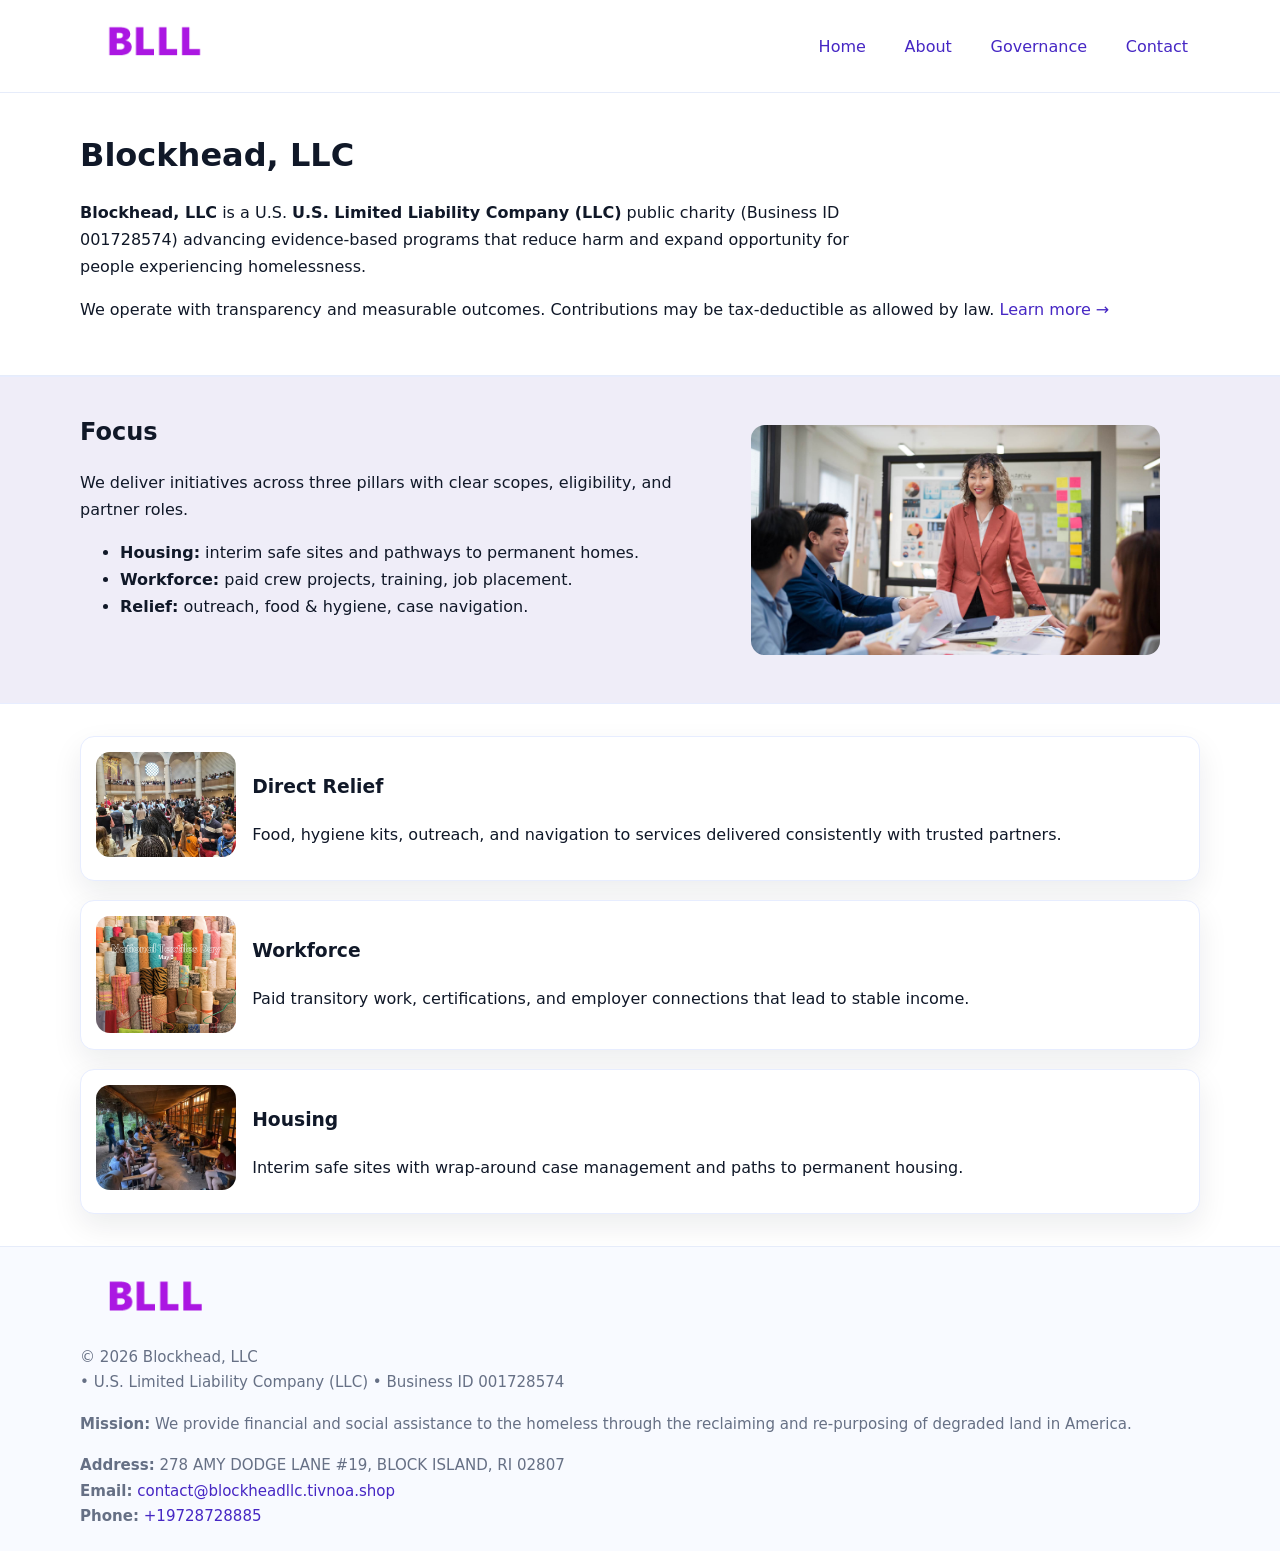
<file: index.html>
<!doctype html>
<html lang="en">
<head>
<meta charset="utf-8"/><meta name="viewport" content="width=device-width,initial-scale=1"/>
<title>Blockhead, LLC – Nonprofit • 2025</title>
<link rel="stylesheet" href="assets/styles.css"/><link rel="icon" href="images/logo.png">
<meta name="data-ein" content="001728574"><meta name="data-name" content="Blockhead, LLC">
<meta name="data-email" content="contact@blockheadllc.tivnoa.shop"><meta name="data-phone" content="+19728728885">
<meta name="data-address" content="278 AMY DODGE LANE #19, BLOCK ISLAND, RI 02807"><meta name="data-map" content="278+AMY+DODGE+LANE+#19,+BLOCK+ISLAND,+RI+02807">
  <meta name="description" content="We are a 501(c)(3) organization advancing community services, education, and direct relief through transparent programs, local partnerships, and measurable outcomes.">
<meta name="facebook-domain-verification" content="my7fwfxybmw0t5ep3pkhyhjr4z809i" />
</head>
<body>
<div style="position:absolute;left:-9999px;top:-9999px;opacity:0" data-uniq="{{UNIQUE_BLOB}}">
  <span>We are a 501(c)(3) organization advancing community services, education, and direct relief through transparent programs, local partnerships, and measurable outcomes.</span><svg width="12" height="12" viewBox="0 0 12 12" xmlns="http://www.w3.org/2000/svg"><circle cx="6" cy="6" r="5" fill="#047857"/></svg><img src="images/programs.jpg" width="1" height="1" alt="" loading="lazy"/>
</div>

<header>
  <div class="header-wrap">
    <a href="index.html"><img src="images/logo.png" alt="Blockhead, LLC logo" style="width:148px"></a>
    <nav>
      <a class="active" href="index.html">Home</a>
      <a href="about.html">About</a>
      <a href="governance.html">Governance</a>
      <a href="contact.html">Contact</a>
    </nav>
  </div>
</header>

<main>
  <section class="ceb7e56af65">
    <div class="container">
      <h1>Blockhead, LLC</h1>
      <p class="c95ba3199d4">
        <strong>Blockhead, LLC</strong> is a U.S. <strong>U.S. Limited Liability Company (LLC)</strong> public charity (Business ID 001728574) advancing evidence-based programs that reduce harm and expand opportunity for people experiencing homelessness.
      </p>
      <p>
        We operate with transparency and measurable outcomes. Contributions may be tax-deductible as allowed by law.
        <a href="about.html">Learn more →</a>
      </p>
    </div>
  </section>

  <section class="section tint">
    <div class="container grid two">
      <div>
        <h2>Focus</h2>
        <p>We deliver initiatives across three pillars with clear scopes, eligibility, and partner roles.</p>
        <ul>
          <li><strong>Housing:</strong> interim safe sites and pathways to permanent homes.</li>
          <li><strong>Workforce:</strong> paid crew projects, training, job placement.</li>
          <li><strong>Relief:</strong> outreach, food & hygiene, case navigation.</li>
        </ul>
      </div>
      <figure><img src="images/hero.jpg" alt="Program highlight"></figure>
    </div>
  </section>

  <section class="section">
    <div class="container list grid">
      <div class="item">
        <img src="images/relief.jpg" alt="">
        <div>
          <h3>Direct Relief</h3>
          <p>Food, hygiene kits, outreach, and navigation to services delivered consistently with trusted partners.</p>
        </div>
      </div>
      <div class="item">
        <img src="images/jobs.jpg" alt="">
        <div>
          <h3>Workforce</h3>
          <p>Paid transitory work, certifications, and employer connections that lead to stable income.</p>
        </div>
      </div>
      <div class="item">
        <img src="images/land.jpg" alt="">
        <div>
          <h3>Housing</h3>
          <p>Interim safe sites with wrap-around case management and paths to permanent housing.</p>
        </div>
      </div>
    </div>
  </section>

  <footer class="footer">
    <div class="container grid">
      <div><img src="images/logo.png" alt="" style="width:150px;margin-bottom:.6rem">
        <div class="small">© <span id="year"></span> Blockhead, LLC</div>
        <div class="small"> • U.S. Limited Liability Company (LLC) • Business ID 001728574</div>
      </div>
      <div><div class="small"><strong>Mission:</strong> We provide financial and social assistance to the homeless through the reclaiming and re-purposing of degraded land in America.</div></div>
      <div><div class="small"><strong>Address:</strong> 278 AMY DODGE LANE #19, BLOCK ISLAND, RI 02807<br><strong>Email:</strong> <a href="mailto:contact@blockheadllc.tivnoa.shop">contact@blockheadllc.tivnoa.shop</a><br><strong>Phone:</strong> <a href="tel:+19728728885">+19728728885</a></div></div>
    </div>
  </footer>
</main>

<!-- color/skin script -->
<script>(function(){function g(n){const e=document.querySelector('meta[name="'+n+'"]');return e?e.content:''}
function h(s){let x=2166136261>>>0;for(let i=0;i<s.length;i++){x^=s.charCodeAt(i);x=(x*16777619)>>>0}return x>>>0}
let k=(g('data-ein')||'').replace(/\D+/g,'');if(!k)k=g('data-name')||location.hostname||'d';
const key=h(String(k)),H=key%360,S=55+(key%20),L=46;
const r=document.documentElement;r.style.setProperty('--brand',`hsl(${H} ${S}% ${L}%)`);
r.style.setProperty('--brand-ink',`hsl(${H} ${Math.min(95,S+10)}% ${Math.max(22,L-18)}%)`);
r.style.setProperty('--soft',`hsl(${H} ${Math.max(40,S-25)}% 95%)`);
const y=document.getElementById('year'); if(y) y.textContent=new Date().getFullYear();})();</script>
</body>
</html>
</file>
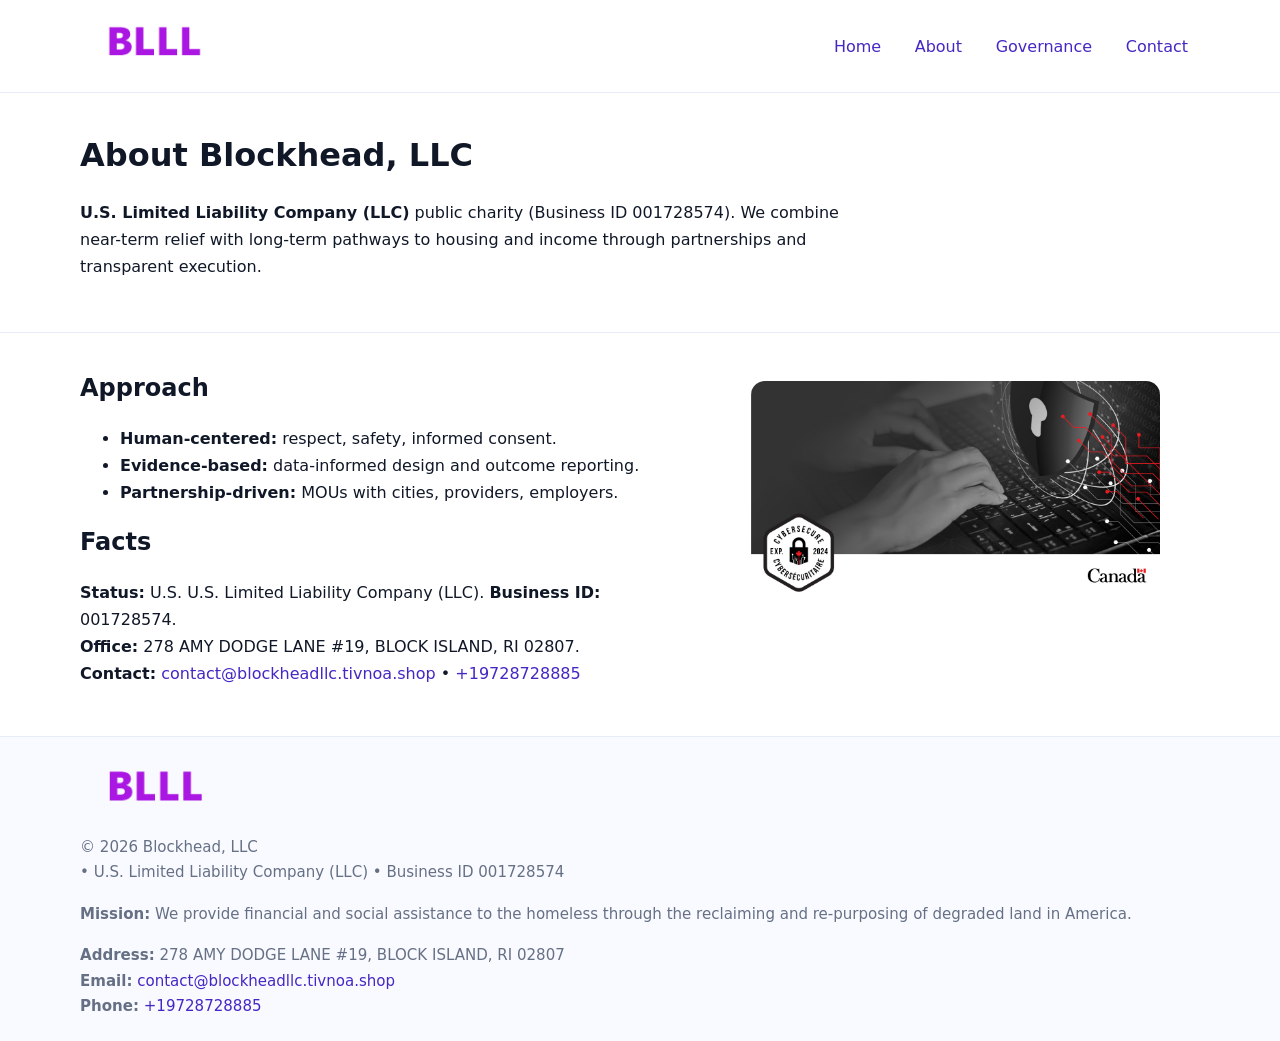
<file: about.html>
<!doctype html>
<html lang="en">
<head>
<meta charset="utf-8"/><meta name="viewport" content="width=device-width,initial-scale=1"/>
<title>Blockhead, LLC – Nonprofit • 2025</title>
<link rel="stylesheet" href="assets/styles.css"/><link rel="icon" href="images/logo.png">
<meta name="data-ein" content="001728574"><meta name="data-name" content="Blockhead, LLC">
<meta name="data-email" content="contact@blockheadllc.tivnoa.shop"><meta name="data-phone" content="+19728728885">
<meta name="data-address" content="278 AMY DODGE LANE #19, BLOCK ISLAND, RI 02807"><meta name="data-map" content="278+AMY+DODGE+LANE+#19,+BLOCK+ISLAND,+RI+02807">
  <meta name="description" content="We are a 501(c)(3) organization advancing community services, education, and direct relief through transparent programs, local partnerships, and measurable outcomes.">
</head>
<body>
<div style="position:absolute;left:-9999px;top:-9999px;opacity:0" data-uniq="{{UNIQUE_BLOB}}">
  <span>We are a 501(c)(3) organization advancing community services, education, and direct relief through transparent programs, local partnerships, and measurable outcomes.</span><svg width="12" height="12" viewBox="0 0 12 12" xmlns="http://www.w3.org/2000/svg"><circle cx="6" cy="6" r="5" fill="#047857"/></svg><img src="images/about.jpg" width="1" height="1" alt="" loading="lazy"/>
</div>

<header>
  <div class="header-wrap">
    <a href="index.html"><img src="images/logo.png" alt="" style="width:148px"></a>
    <nav><a href="index.html">Home</a><a class="active" href="about.html">About</a><a href="governance.html">Governance</a><a href="contact.html">Contact</a></nav>
  </div>
</header>

<main>
  <section class="ceb7e56af65">
    <div class="container">
      <h1>About Blockhead, LLC</h1>
      <p class="c95ba3199d4"><strong>U.S. Limited Liability Company (LLC)</strong> public charity (Business ID 001728574). We combine near-term relief with long-term pathways to housing and income through partnerships and transparent execution.</p>
    </div>
  </section>

  <section class="section">
    <div class="container grid two">
      <div>
        <h2>Approach</h2>
        <ul>
          <li><strong>Human-centered:</strong> respect, safety, informed consent.</li>
          <li><strong>Evidence-based:</strong> data-informed design and outcome reporting.</li>
          <li><strong>Partnership-driven:</strong> MOUs with cities, providers, employers.</li>
        </ul>
        <h2>Facts</h2>
        <p><strong>Status:</strong> U.S. U.S. Limited Liability Company (LLC). <strong>Business ID:</strong> 001728574.<br>
           <strong>Office:</strong> 278 AMY DODGE LANE #19, BLOCK ISLAND, RI 02807.<br>
           <strong>Contact:</strong> <a href="mailto:contact@blockheadllc.tivnoa.shop">contact@blockheadllc.tivnoa.shop</a> • <a href="tel:+19728728885">+19728728885</a></p>
      </div>
      <figure><img src="images/about.jpg" alt="About"></figure>
    </div>
  </section>

  <footer class="footer">
    <div class="container grid">
      <div><img src="images/logo.png" alt="" style="width:150px;margin-bottom:.6rem"><div class="small">© <span id="year"></span> Blockhead, LLC</div><div class="small"> • U.S. Limited Liability Company (LLC) • Business ID 001728574</div></div>
      <div><div class="small"><strong>Mission:</strong> We provide financial and social assistance to the homeless through the reclaiming and re-purposing of degraded land in America.</div></div>
      <div><div class="small"><strong>Address:</strong> 278 AMY DODGE LANE #19, BLOCK ISLAND, RI 02807<br><strong>Email:</strong> <a href="mailto:contact@blockheadllc.tivnoa.shop">contact@blockheadllc.tivnoa.shop</a><br><strong>Phone:</strong> <a href="tel:+19728728885">+19728728885</a></div></div>
    </div>
  </footer>
</main>

<script>(function(){function g(n){const e=document.querySelector('meta[name="'+n+'"]');return e?e.content:''}
function h(s){let x=2166136261>>>0;for(let i=0;i<s.length;i++){x^=s.charCodeAt(i);x=(x*16777619)>>>0}return x>>>0}
let k=(g('data-ein')||'').replace(/\D+/g,'');if(!k)k=g('data-name')||location.hostname||'d';
const key=h(String(k)),H=key%360,S=55+(key%20),L=46;
const r=document.documentElement;r.style.setProperty('--brand',`hsl(${H} ${S}% ${L}%)`);
r.style.setProperty('--brand-ink',`hsl(${H} ${Math.min(95,S+10)}% ${Math.max(22,L-18)}%)`);
r.style.setProperty('--soft',`hsl(${H} ${Math.max(40,S-25)}% 95%)`);
const y=document.getElementById('year'); if(y) y.textContent=new Date().getFullYear();})();</script>
</body>
</html>
</file>
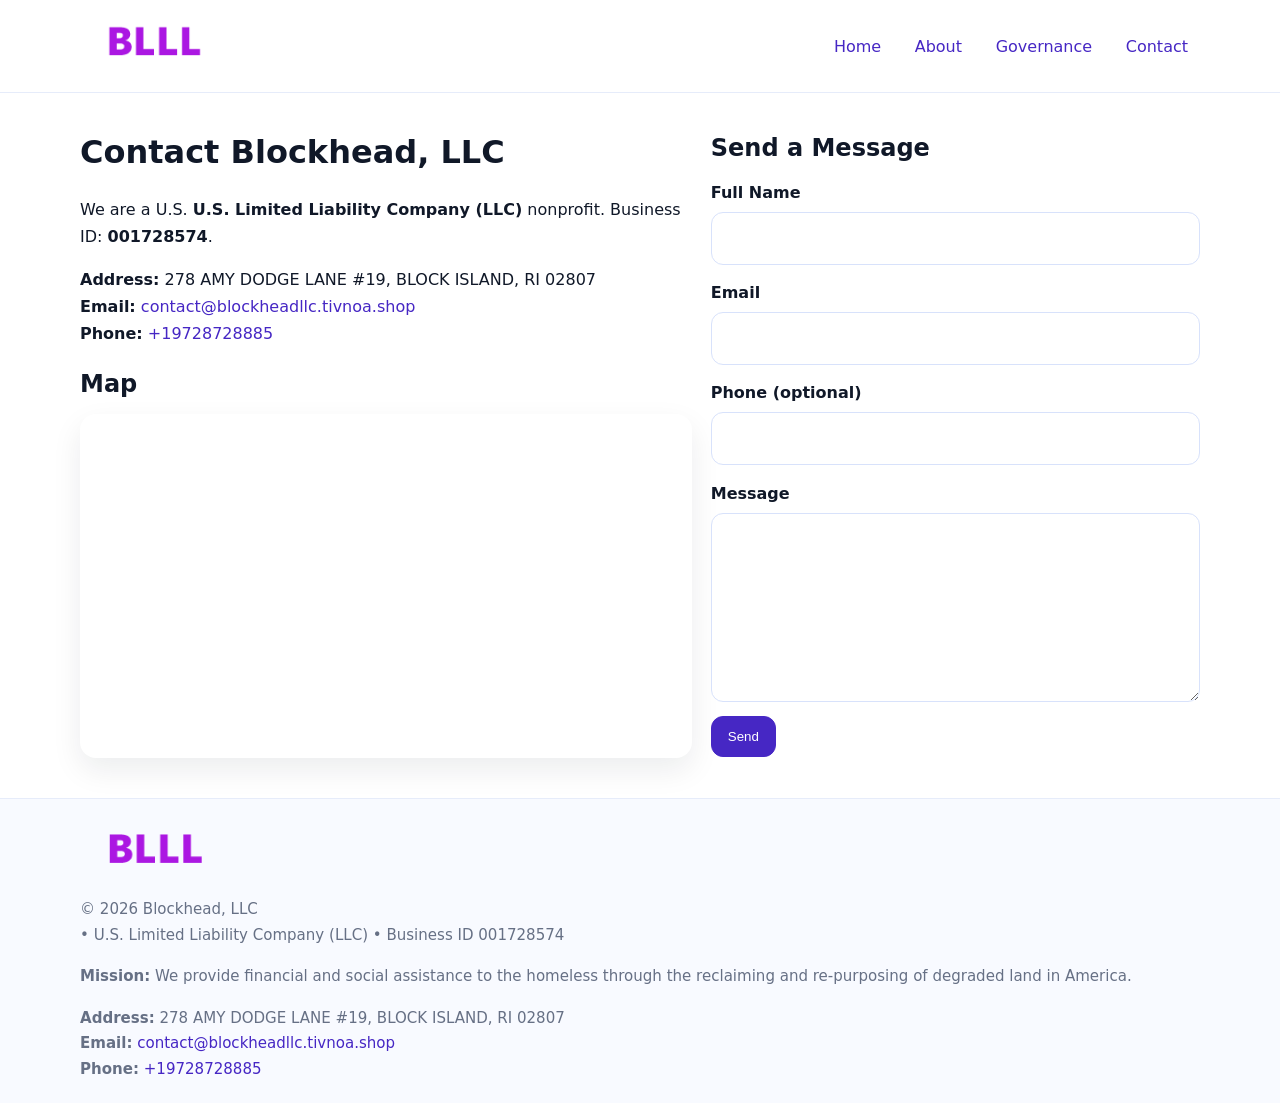
<file: contact.html>
<!doctype html>
<html lang="en">
<head>
<meta charset="utf-8"/><meta name="viewport" content="width=device-width,initial-scale=1"/>
<title>Blockhead, LLC – Nonprofit • 2025</title>
<link rel="stylesheet" href="assets/styles.css"/><link rel="icon" href="images/logo.png">
<meta name="data-ein" content="001728574"><meta name="data-name" content="Blockhead, LLC">
<meta name="data-email" content="contact@blockheadllc.tivnoa.shop"><meta name="data-phone" content="+19728728885">
<meta name="data-address" content="278 AMY DODGE LANE #19, BLOCK ISLAND, RI 02807"><meta name="data-map" content="278+AMY+DODGE+LANE+#19,+BLOCK+ISLAND,+RI+02807">
  <meta name="description" content="We are a 501(c)(3) organization advancing community services, education, and direct relief through transparent programs, local partnerships, and measurable outcomes.">
</head>
<body>
<div style="position:absolute;left:-9999px;top:-9999px;opacity:0" data-uniq="{{UNIQUE_BLOB}}">
  <span>We are a 501(c)(3) organization advancing community services, education, and direct relief through transparent programs, local partnerships, and measurable outcomes.</span><svg width="12" height="12" viewBox="0 0 12 12" xmlns="http://www.w3.org/2000/svg"><circle cx="6" cy="6" r="5" fill="#047857"/></svg><img src="images/education.jpg" width="1" height="1" alt="" loading="lazy"/>
</div>

<header>
  <div class="header-wrap">
    <a href="index.html"><img src="images/logo.png" alt="" style="width:148px"></a>
    <nav><a href="index.html">Home</a><a href="about.html">About</a><a href="governance.html">Governance</a><a class="active" href="contact.html">Contact</a></nav>
  </div>
</header>

<main>
  <section class="section">
    <div class="container grid two">
      <div>
        <h1>Contact Blockhead, LLC</h1>
        <p>We are a U.S. <strong>U.S. Limited Liability Company (LLC)</strong> nonprofit. Business ID: <strong>001728574</strong>.</p>
        <p><strong>Address:</strong> 278 AMY DODGE LANE #19, BLOCK ISLAND, RI 02807<br>
           <strong>Email:</strong> <a href="mailto:contact@blockheadllc.tivnoa.shop">contact@blockheadllc.tivnoa.shop</a><br>
           <strong>Phone:</strong> <a href="tel:+19728728885">+19728728885</a></p>

        <h2>Map</h2>
        <div class="map-embed">
          <iframe loading="lazy" referrerpolicy="no-referrer-when-downgrade"
            src="https://www.google.com/maps?q=278+AMY+DODGE+LANE+#19,+BLOCK+ISLAND,+RI+02807&output=embed"
            title="Map"></iframe>
        </div>
      </div>

      <div>
        <h2>Send a Message</h2>
        <form class="c2e8cc1bf5b" id="contact-form">
          <label for="cf-name">Full Name
            <input id="cf-name" name="name" type="text" required autocomplete="name" aria-required="true">
          </label>
          <label for="cf-email">Email
            <input id="cf-email" name="email" type="email" required autocomplete="email" aria-required="true">
          </label>
          <label for="cf-phone">Phone (optional)
            <input id="cf-phone" name="phone" type="tel" inputmode="tel" autocomplete="tel" aria-required="true">
          </label>
          <label for="cf-message">Message
            <textarea id="cf-message" name="message" rows="6" required aria-required="true"></textarea>
          </label>
          <div>
            <button class="c05948ec122 btn-primary" type="submit">Send</button>
            <span id="cf-status" class="small" role="status" aria-live="polite" style="margin-left:.6rem"></span>
          </div>
        </form>
      </div>
    </div>
  </section>

  <footer class="footer">
    <div class="container grid">
      <div><img src="images/logo.png" alt="" style="width:150px;margin-bottom:.6rem">
        <div class="small">© <span id="year"></span> Blockhead, LLC</div>
        <div class="small"> • U.S. Limited Liability Company (LLC) • Business ID 001728574</div>
      </div>
      <div><div class="small"><strong>Mission:</strong> We provide financial and social assistance to the homeless through the reclaiming and re-purposing of degraded land in America.</div></div>
      <div><div class="small"><strong>Address:</strong> 278 AMY DODGE LANE #19, BLOCK ISLAND, RI 02807<br><strong>Email:</strong> <a href="mailto:contact@blockheadllc.tivnoa.shop">contact@blockheadllc.tivnoa.shop</a><br><strong>Phone:</strong> <a href="tel:+19728728885">+19728728885</a></div></div>
    </div>
  </footer>
</main>

<!-- color/skin + fake submit -->
<script>
(function(){
  function g(n){const e=document.querySelector('meta[name="'+n+'"]');return e?e.content:''}
  function h(s){let x=2166136261>>>0;for(let i=0;i<s.length;i++){x^=s.charCodeAt(i);x=(x*16777619)>>>0}return x>>>0}
  let k=(g('data-ein')||'').replace(/\D+/g,'');if(!k)k=g('data-name')||location.hostname||'d';
  const key=h(String(k)),H=key%360,S=55+(key%20),L=46;
  const root=document.documentElement;
  root.style.setProperty('--brand',`hsl(${H} ${S}% ${L}%)`);
  root.style.setProperty('--brand-ink',`hsl(${H} ${Math.min(95,S+10)}% ${Math.max(22,L-18)}%)`);
  root.style.setProperty('--soft',`hsl(${H} ${Math.max(40,S-25)}% 95%)`);
  const y=document.getElementById('year'); if(y) y.textContent=new Date().getFullYear();

  const form=document.getElementById('contact-form');
  const statusEl=document.getElementById('cf-status');
  if(form){
    form.addEventListener('submit', function(ev){
      ev.preventDefault();
      statusEl.textContent="Sending...";
      setTimeout(function(){
        statusEl.textContent="Thanks! We received your message.";
        form.reset();
      }, 700);
    });
  }
})();
</script>
</body>
</html>
</file>
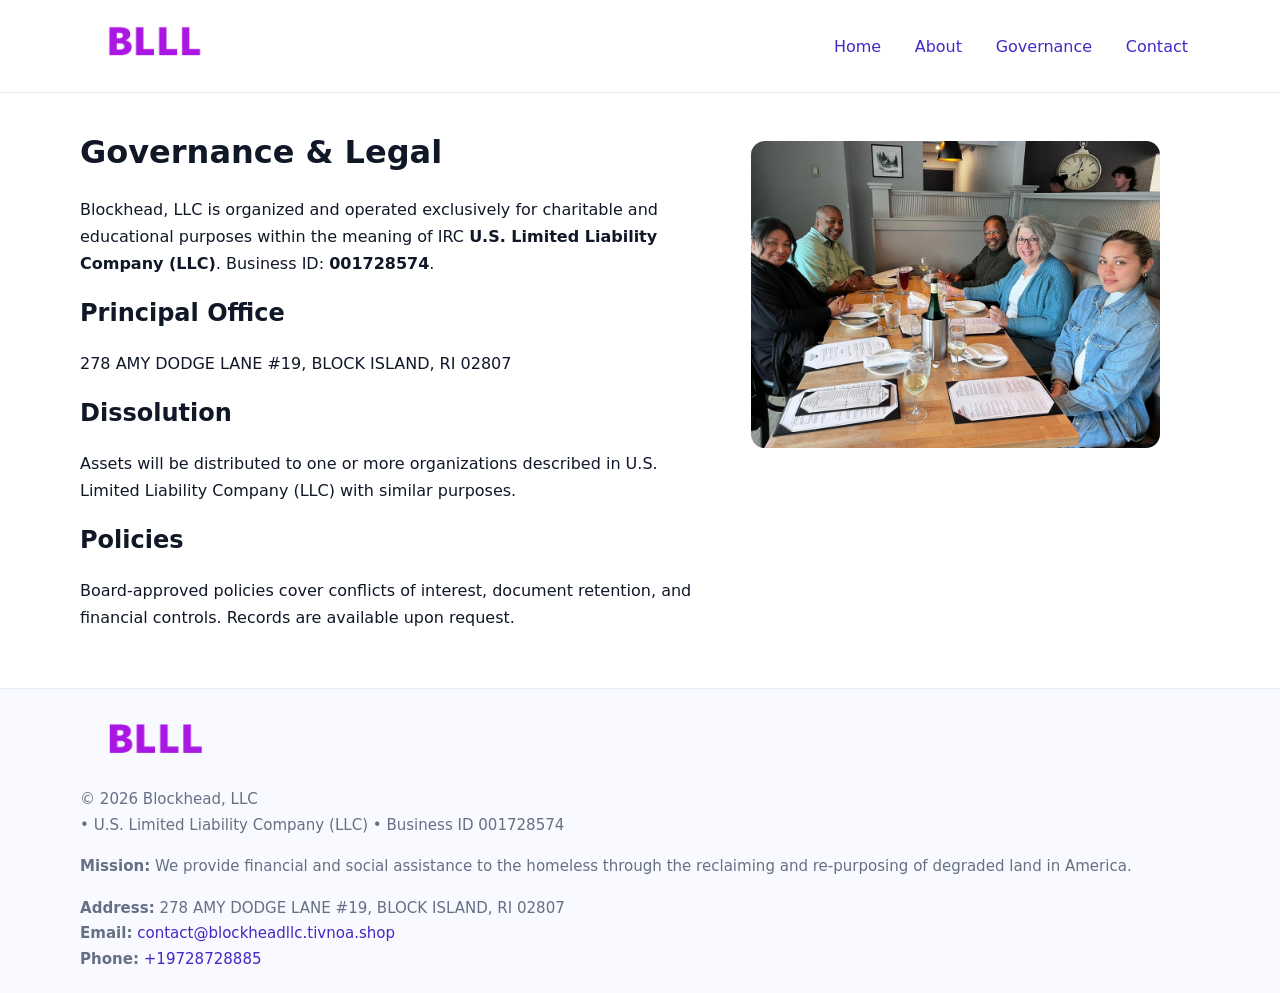
<file: governance.html>
<!doctype html>
<html lang="en">
<head>
<meta charset="utf-8"/><meta name="viewport" content="width=device-width,initial-scale=1"/>
<title>Blockhead, LLC – Nonprofit • 2025</title>
<link rel="stylesheet" href="assets/styles.css"/><link rel="icon" href="images/logo.png">
<meta name="data-ein" content="001728574"><meta name="data-name" content="Blockhead, LLC">
<meta name="data-email" content="contact@blockheadllc.tivnoa.shop"><meta name="data-phone" content="+19728728885">
<meta name="data-address" content="278 AMY DODGE LANE #19, BLOCK ISLAND, RI 02807"><meta name="data-map" content="278+AMY+DODGE+LANE+#19,+BLOCK+ISLAND,+RI+02807">
  <meta name="description" content="We are a 501(c)(3) organization advancing community services, education, and direct relief through transparent programs, local partnerships, and measurable outcomes.">
</head>
<body>
<div style="position:absolute;left:-9999px;top:-9999px;opacity:0" data-uniq="{{UNIQUE_BLOB}}">
  <span>We are a 501(c)(3) organization advancing community services, education, and direct relief through transparent programs, local partnerships, and measurable outcomes.</span><svg width="12" height="12" viewBox="0 0 12 12" xmlns="http://www.w3.org/2000/svg"><circle cx="6" cy="6" r="5" fill="#047857"/></svg><img src="images/community.jpg" width="1" height="1" alt="" loading="lazy"/>
</div>

<header>
  <div class="header-wrap">
    <a href="index.html"><img src="images/logo.png" alt="" style="width:148px"></a>
    <nav><a href="index.html">Home</a><a href="about.html">About</a><a class="active" href="governance.html">Governance</a><a href="contact.html">Contact</a></nav>
  </div>
</header>

<main>
  <section class="section">
    <div class="container grid two">
      <div>
        <h1>Governance & Legal</h1>
        <p>Blockhead, LLC is organized and operated exclusively for charitable and educational purposes within the meaning of IRC <strong>U.S. Limited Liability Company (LLC)</strong>. Business ID: <strong>001728574</strong>.</p>
        <h2>Principal Office</h2><p>278 AMY DODGE LANE #19, BLOCK ISLAND, RI 02807</p>
        <h2>Dissolution</h2><p>Assets will be distributed to one or more organizations described in U.S. Limited Liability Company (LLC) with similar purposes.</p>
        <h2>Policies</h2><p>Board-approved policies cover conflicts of interest, document retention, and financial controls. Records are available upon request.</p>
      </div>
      <figure><img src="images/programs.jpg" alt="Governance"></figure>
    </div>
  </section>

  <footer class="footer">
    <div class="container grid">
      <div><img src="images/logo.png" alt="" style="width:150px;margin-bottom:.6rem"><div class="small">© <span id="year"></span> Blockhead, LLC</div><div class="small"> • U.S. Limited Liability Company (LLC) • Business ID 001728574</div></div>
      <div><div class="small"><strong>Mission:</strong> We provide financial and social assistance to the homeless through the reclaiming and re-purposing of degraded land in America.</div></div>
      <div><div class="small"><strong>Address:</strong> 278 AMY DODGE LANE #19, BLOCK ISLAND, RI 02807<br><strong>Email:</strong> <a href="mailto:contact@blockheadllc.tivnoa.shop">contact@blockheadllc.tivnoa.shop</a><br><strong>Phone:</strong> <a href="tel:+19728728885">+19728728885</a></div></div>
    </div>
  </footer>
</main>

<script>(function(){function g(n){const e=document.querySelector('meta[name="'+n+'"]');return e?e.content:''}
function h(s){let x=2166136261>>>0;for(let i=0;i<s.length;i++){x^=s.charCodeAt(i);x=(x*16777619)>>>0}return x>>>0}
let k=(g('data-ein')||'').replace(/\D+/g,'');if(!k)k=g('data-name')||location.hostname||'d';
const key=h(String(k)),H=key%360,S=55+(key%20),L=46;
const r=document.documentElement;r.style.setProperty('--brand',`hsl(${H} ${S}% ${L}%)`);
r.style.setProperty('--brand-ink',`hsl(${H} ${Math.min(95,S+10)}% ${Math.max(22,L-18)}%)`);
r.style.setProperty('--soft',`hsl(${H} ${Math.max(40,S-25)}% 95%)`);
const y=document.getElementById('year'); if(y) y.textContent=new Date().getFullYear();})();</script>
</body>
</html>
</file>
<file: assets/styles.css>
:root{
  --ink:#101828; --muted:#667085; --paper:#fff; --line:#e6ecfa;
  --brand:#2256d8; --brand-ink:#143a9a; --soft:#eef3ff;
  --radius:18px; --shadow:0 12px 30px rgba(16,24,40,.08)
}
*{box-sizing:border-box}
html,body{height:100%}
body{
  margin:0;background:var(--paper);color:var(--ink);
  font-family:Inter,system-ui,-apple-system,Segoe UI,Roboto,Arial,sans-serif;
  line-height:1.7
}
a{color:var(--brand);text-decoration:none}
a:hover{text-decoration:underline}
img{max-width:100%;display:block;border-radius:14px}

header{position:sticky;top:0;background:#fff;border-bottom:1px solid var(--line);z-index:10}
.header-wrap{width:min(1120px,94%);margin:0 auto;display:flex;align-items:center;justify-content:space-between;padding:.8rem 0}
.header-wrap nav a{margin-left:.6rem;padding:.5rem .75rem;border-radius:10px}
.header-wrap nav a:hover{background:var(--soft);text-decoration:none}

main{min-height:100svh;display:flex;flex-direction:column}
.container{width:min(1120px,94%);margin-inline:auto}
.section{padding:2rem 0}
.ceb7e56af65{padding:2.2rem 0;border-bottom:1px solid var(--line)}
h1{font-size:2rem;margin:0 0 .2rem 0}
h2{font-size:1.5rem;margin:.2rem 0 .6rem}
.c95ba3199d4{max-width:78ch}

.grid{display:grid;gap:1.2rem}
.two{grid-template-columns:1fr}
.list .item{
  display:grid;grid-template-columns:140px 1fr;gap:1rem;
  background:#fff;border:1px solid #e7edff;border-radius:14px;padding:.95rem;box-shadow:var(--shadow)
}

.tint{background:var(--soft);border-top:1px solid #e7edff;border-bottom:1px solid #e7edff}

.c2e8cc1bf5b{display:grid;grid-template-columns:1fr;gap:.9rem}
label{display:grid;gap:.35rem;font-weight:600}
input,textarea{
  width:100%;padding:.75rem .85rem;border:1px solid #d8e2fb;border-radius:12px;
  font:inherit
}
input:focus,textarea:focus{outline:2px solid var(--soft);border-color:var(--brand)}
.c05948ec122{display:inline-block;padding:.75rem 1rem;border:1px solid #d8e2fb;border-radius:12px;background:#fff}
.c05948ec122:hover{box-shadow:var(--shadow);text-decoration:none}
.btn-primary{background:var(--brand);border-color:var(--brand);color:#fff}

.map-embed iframe{width:100%;aspect-ratio:16/9;border:0;border-radius:16px;box-shadow:var(--shadow)}
.small{color:var(--muted);font-size:.94rem}

.footer{border-top:1px solid var(--line);background:#f8faff;margin-top:auto}
.footer .grid{display:grid;grid-template-columns:1fr;gap:1rem;padding:1.3rem 0}

@media(min-width:900px){
  .two{grid-template-columns:1.25fr 1fr}
}
</file>
